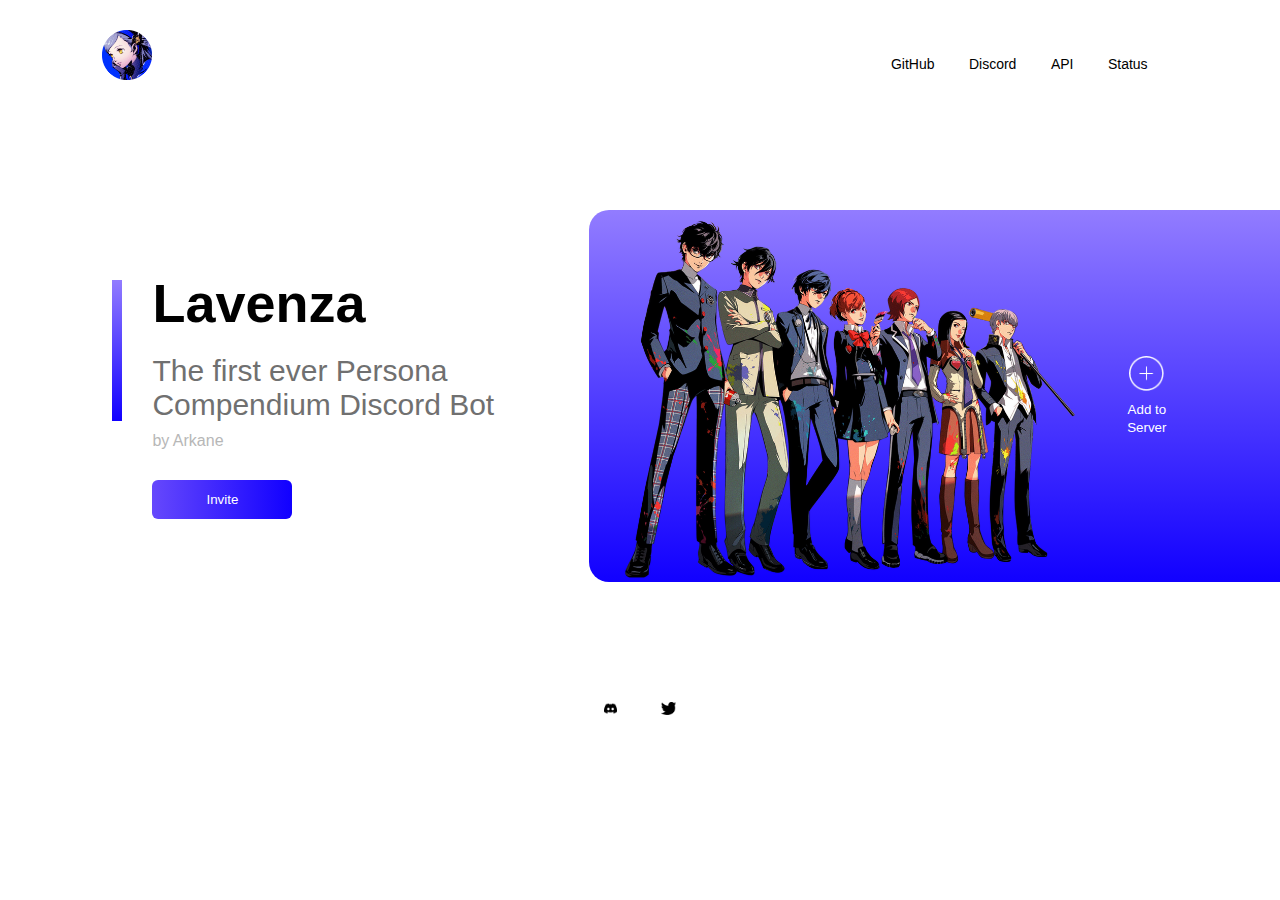
<file: index.html>
<!DOCTYPE html>
<html lang="en">
<head>
    <meta charset="UTF-8">
    <meta http-equiv="X-UA-Compatible" content="IE=edge">
    <meta name="viewport" content="width=device-width, initial-scale=1.0">
    <link rel="stylesheet" href="style.css">
    <meta property="og:name" content="Lavenza">
    <meta property="og:description" content="A Persona Discord bot that aims to help with your journey through the Persona games!">
    <meta property="og:image" content="https://lavenza.tk/assets/logo.png">
    <meta property="og:url" content="https://lavenza.tk/">
    <meta property="og:type" content="website">
    <meta name="theme-color" content="#0040ff">
    <meta name="twitter:card" content="summary">
    <meta name="twitter:site" content="@LavenzaStatus">
    <meta name="twitter:title" content="Lavenza">
    <meta name="twitter:description" content="The first ever Persona Compendium Discord Bot!">
    <meta name="twitter:image" content="https://lavenza.tk/assets/logo.png">
    <title>Lavenza | The Persona Compendium</title>
</head>
<body>
    <div class="container">
        <div class="navbar">
            <img src="assets/logo.png" alt="logo" class="logo">
            <nav>
                <ul id="menuList">
                    <li><a href="https://github.com/LavenzaTeam/">GitHub</a></li>
                    <li><a href="https://discord.gg/YCAsHmy">Discord</a></li>
                    <li><a href="/api">API</a></li>
                    <li><a href="https://status.lavenza.tk/"">Status</a></li>
                </ul>
            </nav>
            <img src="assets/menu.png" alt="menu" class="menu-icon" onclick="togglemenu()">
        </div>

        <div class="row">
            <div class="col-1">
                <h2>Lavenza</h2>
                <h3>The first ever Persona Compendium Discord Bot</h3>
                <p>by Arkane</p>
                <h4></h4>
                <button type="button" onclick="invitelink()">Invite<img src="assets/arrow.png"></button>
            </div>
            <div class="col-2">
                <img src="assets/characters.png" alt="characters" class="characters">
                <div class="color-box"></div>
                <div class="add-btn">
                    <a href="https://discord.com/api/oauth2/authorize?client_id=639988194229878810&permissions=8&scope=bot%20applications.commands"><img src="assets/add.png"></a>
                    <p><small><a href="https://discord.com/api/oauth2/authorize?client_id=639988194229878810&permissions=8&scope=bot%20applications.commands">Add to Server</a></small></p>
                </div>
            </div>
        </div>

        <div class="social-links">
            <a href="https://discord.gg/YCAsHmy"><img src="assets/dc.png" alt="Discord"></a>
            <a href="https://twitter.com/LavenzaStatus"><img src="assets/tw.png" alt="Twitter"></a>
        </div>
    </div>
    
    <script>

        var menuList = document.getElementById("menuList");
        menuList.style.maxHeight = "0px";

        function togglemenu() {
            if(menuList.style.maxHeight == "0px") {
                menuList.style.maxHeight = "130px";
            } else {
                menuList.style.maxHeight = "0px";
            }
        }

        function invitelink() {
            window.location.href = "https://discord.com/api/oauth2/authorize?client_id=639988194229878810&permissions=414464724032&scope=bot%20applications.commands";
        }

        
    </script>

    <script src="https://betteruptime.com/widgets/announcement.js" data-id="148312" async="async" type="text/javascript"></script>
</body>
</html>
</file>
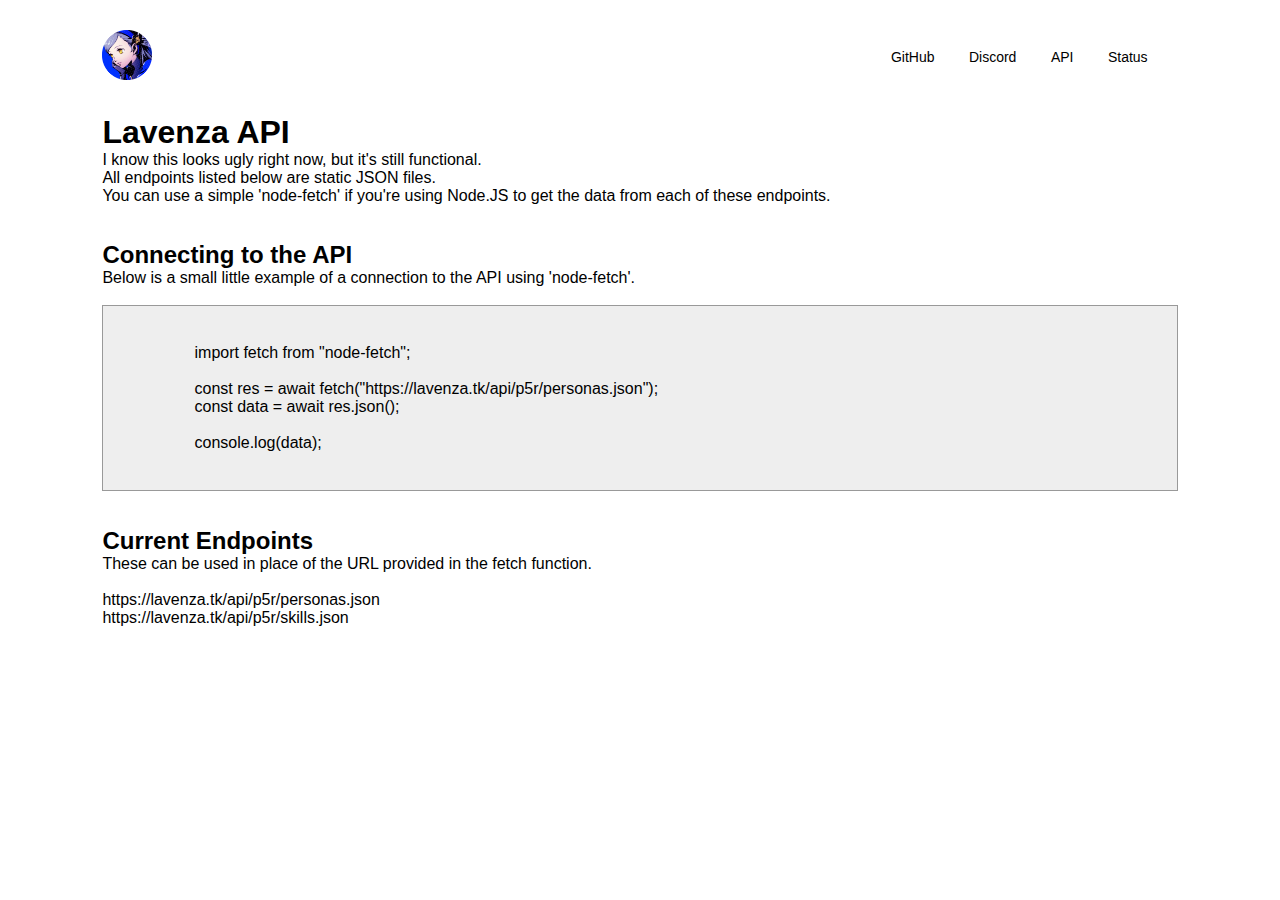
<file: api.html>
<!DOCTYPE html>
<html lang="en">
<head>
    <meta charset="UTF-8">
    <meta http-equiv="X-UA-Compatible" content="IE=edge">
    <meta name="viewport" content="width=device-width, initial-scale=1.0">
    <link rel="stylesheet" href="./style.css">
    <meta property="og:name" content="Lavenza | API">
    <meta property="og:description" content="Developer goodies provided by the development team!">
    <meta property="og:image" content="https://lavenza.tk/assets/logo.png">
    <meta property="og:url" content="https://lavenza.tk/api">
    <meta property="og:type" content="website">
    <meta name="theme-color" content="#0040ff">
    <meta name="twitter:card" content="summary">
    <meta name="twitter:site" content="@LavenzaStatus">
    <meta name="twitter:title" content="Lavenza | API">
    <meta name="twitter:description" content="Developer goodies provided by the development team!">
    <meta name="twitter:image" content="https://lavenza.tk/assets/logo.png">
    <title>Lavenza | API</title>
</head>
<body>
    <div class="container">
        <div class="navbar">
            <a href="/"><img src="assets/logo.png" alt="logo" class="logo"></a>
            <nav>
                <ul id="menuList">
                    <li><a href="https://github.com/LavenzaTeam/">GitHub</a></li>
                    <li><a href="https://discord.gg/YCAsHmy">Discord</a></li>
                    <li><a href="/api">API</a></li>
                    <li><a href="https://status.lavenza.tk/"">Status</a></li>
                </ul>
            </nav>
            <img src="assets/menu.png" alt="menu" class="menu-icon" onclick="togglemenu()">
        </div>

        <h1>Lavenza API</h1>
        <p>
            I know this looks ugly right now, but it's still functional. <br>
            All endpoints listed below are static JSON files. <br>
            You can use a simple 'node-fetch' if you're using Node.JS to get the data from each of these endpoints. <br>
        </p> <br>
        <br>
        <h2>Connecting to the API</h2>
        <p>
            Below is a small little example of a connection to the API using 'node-fetch'.
        </p>
        <pre>
            <code style="background-color: #eee; border: 1px solid #999; display: block; padding: 20px;">
                import fetch from "node-fetch";

                const res = await fetch("https://lavenza.tk/api/p5r/personas.json");
                const data = await res.json();

                console.log(data);
            </code>
        </pre>

        <h2>Current Endpoints</h2>
        <p>
            These can be used in place of the URL provided in the fetch function.
        </p> <br>
        <code>https://lavenza.tk/api/p5r/personas.json</code> <br>
        <code>https://lavenza.tk/api/p5r/skills.json</code> <br>

    </div>
</body>
</html>
</file>
<file: style.css>
* {
    margin: 0;
    padding: 0;
    font-family: sans-serif;
}

.container {
    width: 100%;
    min-height: 100vh;
    padding-left: 8%;
    padding-right: 8%;
    box-sizing: border-box;
    overflow: hidden;
}

.navbar {
    width: 100%;
    display: flex;
    align-items: center;
}

.logo {
    width: 50px;
    cursor: pointer;
    margin: 30px 0;
}

.menu-icon {
    width: 25px;
    cursor: pointer;
    display: none;
}

nav {
    flex: 1;
    text-align: right;
}

nav ul li {
    list-style: none;
    display: inline-block;
    margin-right: 30px;
}

nav ul li a {
    text-decoration: none;
    color: #000;
    font-size: 14px;
}

nav ul li a:hover {
    color: #5e61ff;
}

.row {
    display: flex;
    justify-content: space-between;
    align-items: center;
    margin: 100px 0;
}

.col-1 {
    flex-basis: 40%;
    position: relative;
    margin-left: 50px;
}

.col-1 h2 {
    font-size: 54px;
}

.col-1 h3 {
    font-size: 30px;
    color: #707070;
    font-weight: 100;
    margin: 20px 0 10px;
}

.col-1 p {
    font-size: 16px;
    color: #b7b7b7;
    font-weight: 100;
}

.col-1 h4 {
    margin: 30px 0;
    font-size: 20px;
}

button {
    width: 140px;
    border: 0;
    padding: 12px 10px;
    outline: none;
    color: #fff;
    background: linear-gradient(to right, #6648fc, #1100ff);
    border-radius: 6px;
    cursor: pointer;
    transition: width 0.5s;
}

button img {
    width: 30px;
    display: none;
}

button:hover img {
    display: block;
}

button:hover {
    width: 160px;
    display: flex;
    align-items: center;
    justify-content: space-between;
}

.col-1::after {
    content: '';
    width: 10px;
    height: 57%;
    background: linear-gradient(#927cff, #1100ff);
    position: absolute;
    left: -40px;
    top: 8px;
}

.col-2 {
    position: relative;
    flex-basis: 60%;
    display: flex;
    align-items: center;
}

.col-2 a {
    text-decoration: none;
    color: #fff;
}

.col-2 .characters {
    width: 90%;
}

.color-box {
    position: absolute;
    right: 0;
    top: 0;
    background: linear-gradient(#927cff, #1100ff);
    border-radius: 20px 0 0 20px;
    height: 100%;
    width: 120%;
    z-index: -1;
    transform: translateX(150px);
}

.add-btn img {
    width: 35px;
    margin-bottom: 5px;
}

.add-btn {
    text-align: center;
    color: #fff;
    cursor: pointer;
}

.social-links img {
    height: 13px;
    margin: 20px;
    cursor: pointer;
}

.social-links {
    text-align: center;
}

@media only screen and (max-width:700px) {
    nav ul {
        width: 100%;
        background: linear-gradient(#6648fc, #1100ff);
        position: absolute;
        top: 75px;
        right: 0;
        z-index: 2;
    }

    nav ul li {
        display: block;
        margin-top: 10px;
        margin-bottom: 10px;
    }

    nav ul li a {
        color: #fff;
    }

    .menu-icon {
        display: block;
    }

    #menuList {
        overflow: hidden;
        transition: 0.5s;
    }

    .row {
        flex-direction: column-reverse;
        margin: 50px 0;
    }

    .col-2 {
        flex-basis: 100%;
        margin-bottom: 50px;
    }

    .col-2 .characters {
        width: 77%;
    }

    .color-box {
        transform: translateX(75px);
    }

    .col-1 {
        flex-basis: 100%;
    }

    .col-1 h2 {
        font-size: 35px;
    }

    .col-2 h3 {
        font-size: 15px;
    }
}

@media only screen and (min-width:1400px) {
    .color-box {
        transform: translateX(210px);
        width: 120%;
    }

}

@media only screen and (min-width:2600px) {
    .color-box {
        transform: translateX(310px);
        width: 140%;
    }

}
</file>
